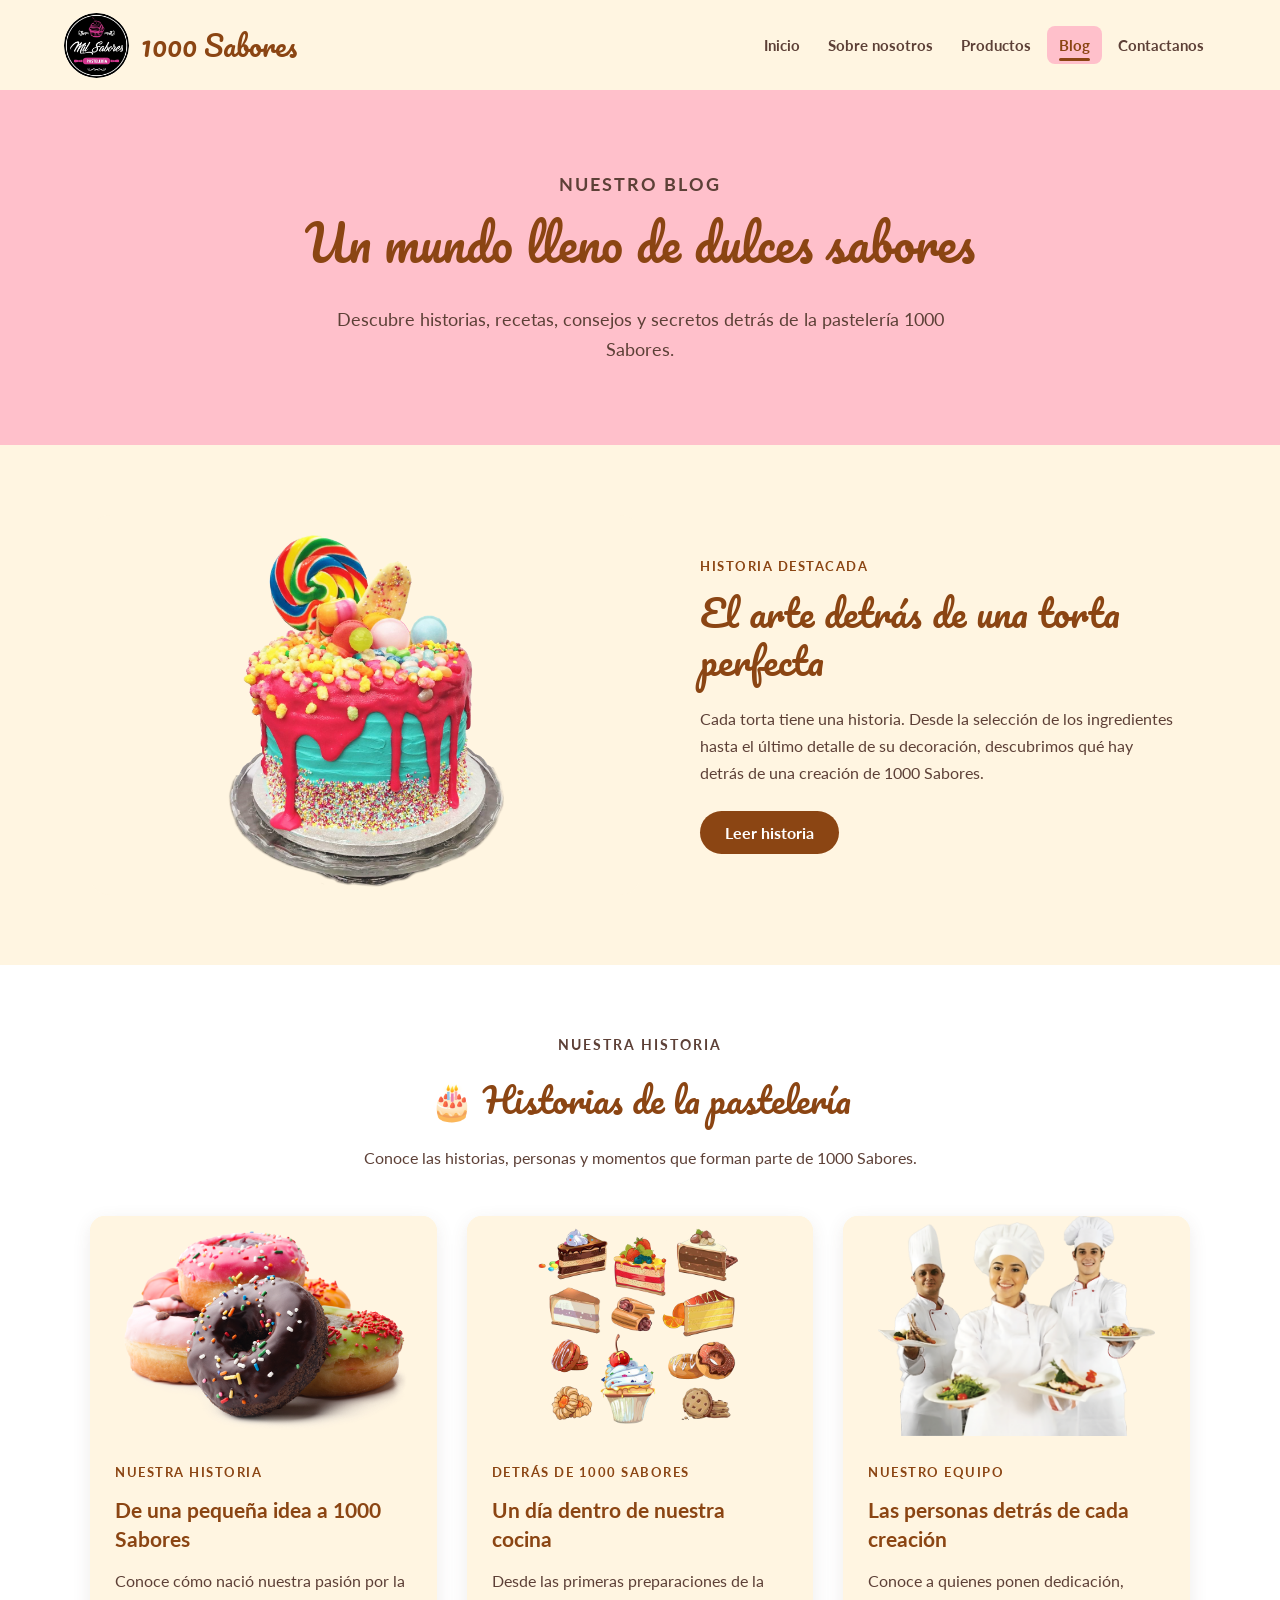
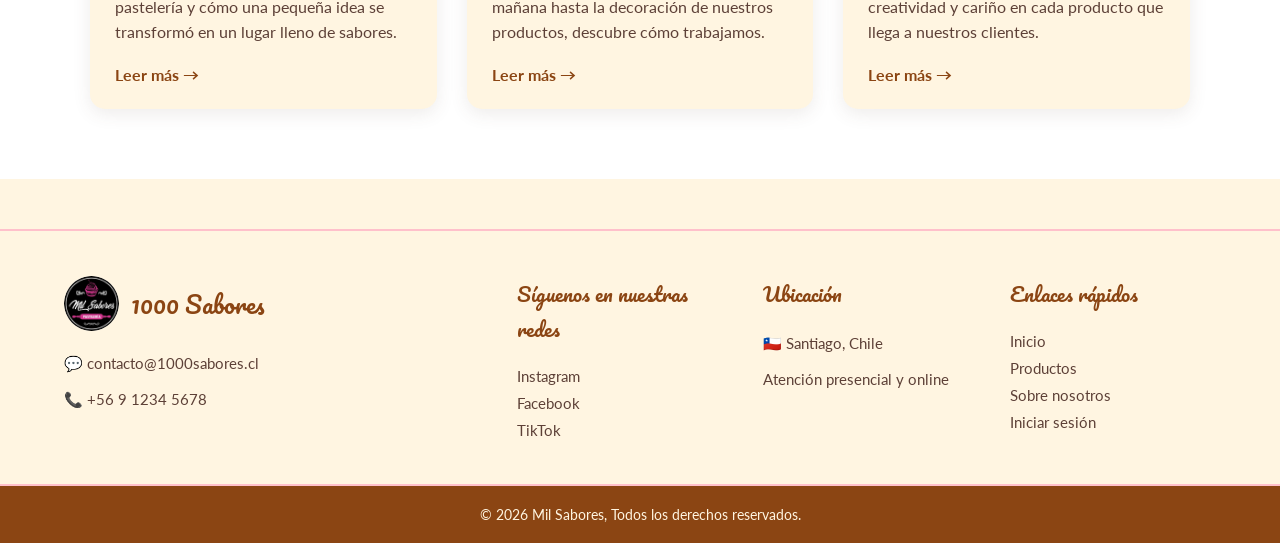
<file: pages/blog.html>
<!DOCTYPE html>
<html lang="es">
<head>
    <meta charset="UTF-8">
    <meta name="viewport" content="width=device-width, initial-scale=1.0">
    <title>Blog | Pasteleria 1000 Sabores</title>
    <link rel="stylesheet" href="../css/styles.css">
    <link rel="stylesheet" href="../css/blog.css">
</head>

<body>

    <div id="header"></div>

    <main>

        <section class="blog-hero">
            <div class="contenedor">

                <p class="blog-etiqueta">
                    NUESTRO BLOG
                </p>

                <h1>
                    Un mundo lleno de dulces sabores
                </h1>

                <p>
                    Descubre historias, recetas, consejos y secretos
                    detrás de la pastelería 1000 Sabores.
                </p>

            </div>
        </section>


        <section class="blog-destacado">

            <div class="contenedor blog-destacado-contenido">

                <div class="blog-destacado-imagen">

                    <img src="../images/picture/portal_blog.png"
                         alt="Torta decorada de 1000 Sabores">

                </div>


                <div class="blog-destacado-texto">

                    <span class="blog-categoria">
                        HISTORIA DESTACADA
                    </span>

                    <h2>
                        El arte detrás de una torta perfecta
                    </h2>

                    <p>
                        Cada torta tiene una historia. Desde la selección
                        de los ingredientes hasta el último detalle de su
                        decoración, descubrimos qué hay detrás de una
                        creación de 1000 Sabores.
                    </p>

                    <a href="#" class="btn-blog" id="leerHistoria">
                        Leer historia
                    </a>

                </div>

            </div>

        </section>


        <section class="blog-historias">

            <div class="contenedor">

                <div class="seccion-titulo">

                    <p class="blog-etiqueta">
                        NUESTRA HISTORIA
                    </p>

                    <h2>
                        🎂 Historias de la pastelería
                    </h2>

                    <p>
                        Conoce las historias, personas y momentos que
                        forman parte de 1000 Sabores.
                    </p>

                </div>


                <div class="blog-grid">


                    <article class="blog-card">

                        <img src="../images/picture/historia._blog.png"
                             alt="Pastelería 1000 Sabores">

                        <div class="blog-card-contenido">

                            <span class="blog-categoria">
                                NUESTRA HISTORIA
                            </span>

                            <h3>
                                De una pequeña idea a 1000 Sabores
                            </h3>

                            <p>
                                Conoce cómo nació nuestra pasión por la
                                pastelería y cómo una pequeña idea se
                                transformó en un lugar lleno de sabores.
                            </p>

                            <a href="#"
                               class="blog-leer"
                               data-historia="origen">
                                Leer más →
                            </a>

                        </div>

                    </article>


                    <article class="blog-card">

                        <img src="../images/picture/historia1.png"
                             alt="Preparación de productos de pastelería">

                        <div class="blog-card-contenido">

                            <span class="blog-categoria">
                                DETRÁS DE 1000 SABORES
                            </span>

                            <h3>
                                Un día dentro de nuestra cocina
                            </h3>

                            <p>
                                Desde las primeras preparaciones de la
                                mañana hasta la decoración de nuestros
                                productos, descubre cómo trabajamos.
                            </p>

                            <a href="#"
                               class="blog-leer"
                               data-historia="cocina">
                                Leer más →
                            </a>

                        </div>

                    </article>


                    <article class="blog-card">

                        <img src="../images/picture/equipo.png"
                             alt="Equipo de 1000 Sabores">

                        <div class="blog-card-contenido">

                            <span class="blog-categoria">
                                NUESTRO EQUIPO
                            </span>

                            <h3>
                                Las personas detrás de cada creación
                            </h3>

                            <p>
                                Conoce a quienes ponen dedicación,
                                creatividad y cariño en cada producto
                                que llega a nuestros clientes.
                            </p>

                            <a href="#"
                               class="blog-leer"
                               data-historia="equipo">
                                Leer más →
                            </a>

                        </div>

                    </article>


                </div>

            </div>

        </section>


        <div id="historiaCompleta" class="historia-modal">

            <div class="historia-contenido">

                <button id="cerrarHistoria"
                        class="cerrar-historia">
                    ✕
                </button>

                <img id="imagenHistoria"
                     src="../images/picture/portal_blog.png"
                     alt="Historia de 1000 Sabores">

                <span class="blog-categoria"
                      id="categoriaHistoria">
                    HISTORIA DESTACADA
                </span>

                <h2 id="tituloHistoria">
                    El arte detrás de una torta perfecta
                </h2>

                <div id="textoHistoria"></div>

            </div>

        </div>

    </main>


    <div id="footer"></div>


    <script src="../js/components.js"></script>
    <script src="../js/blog.js"></script>

</body>
</html>
</file>
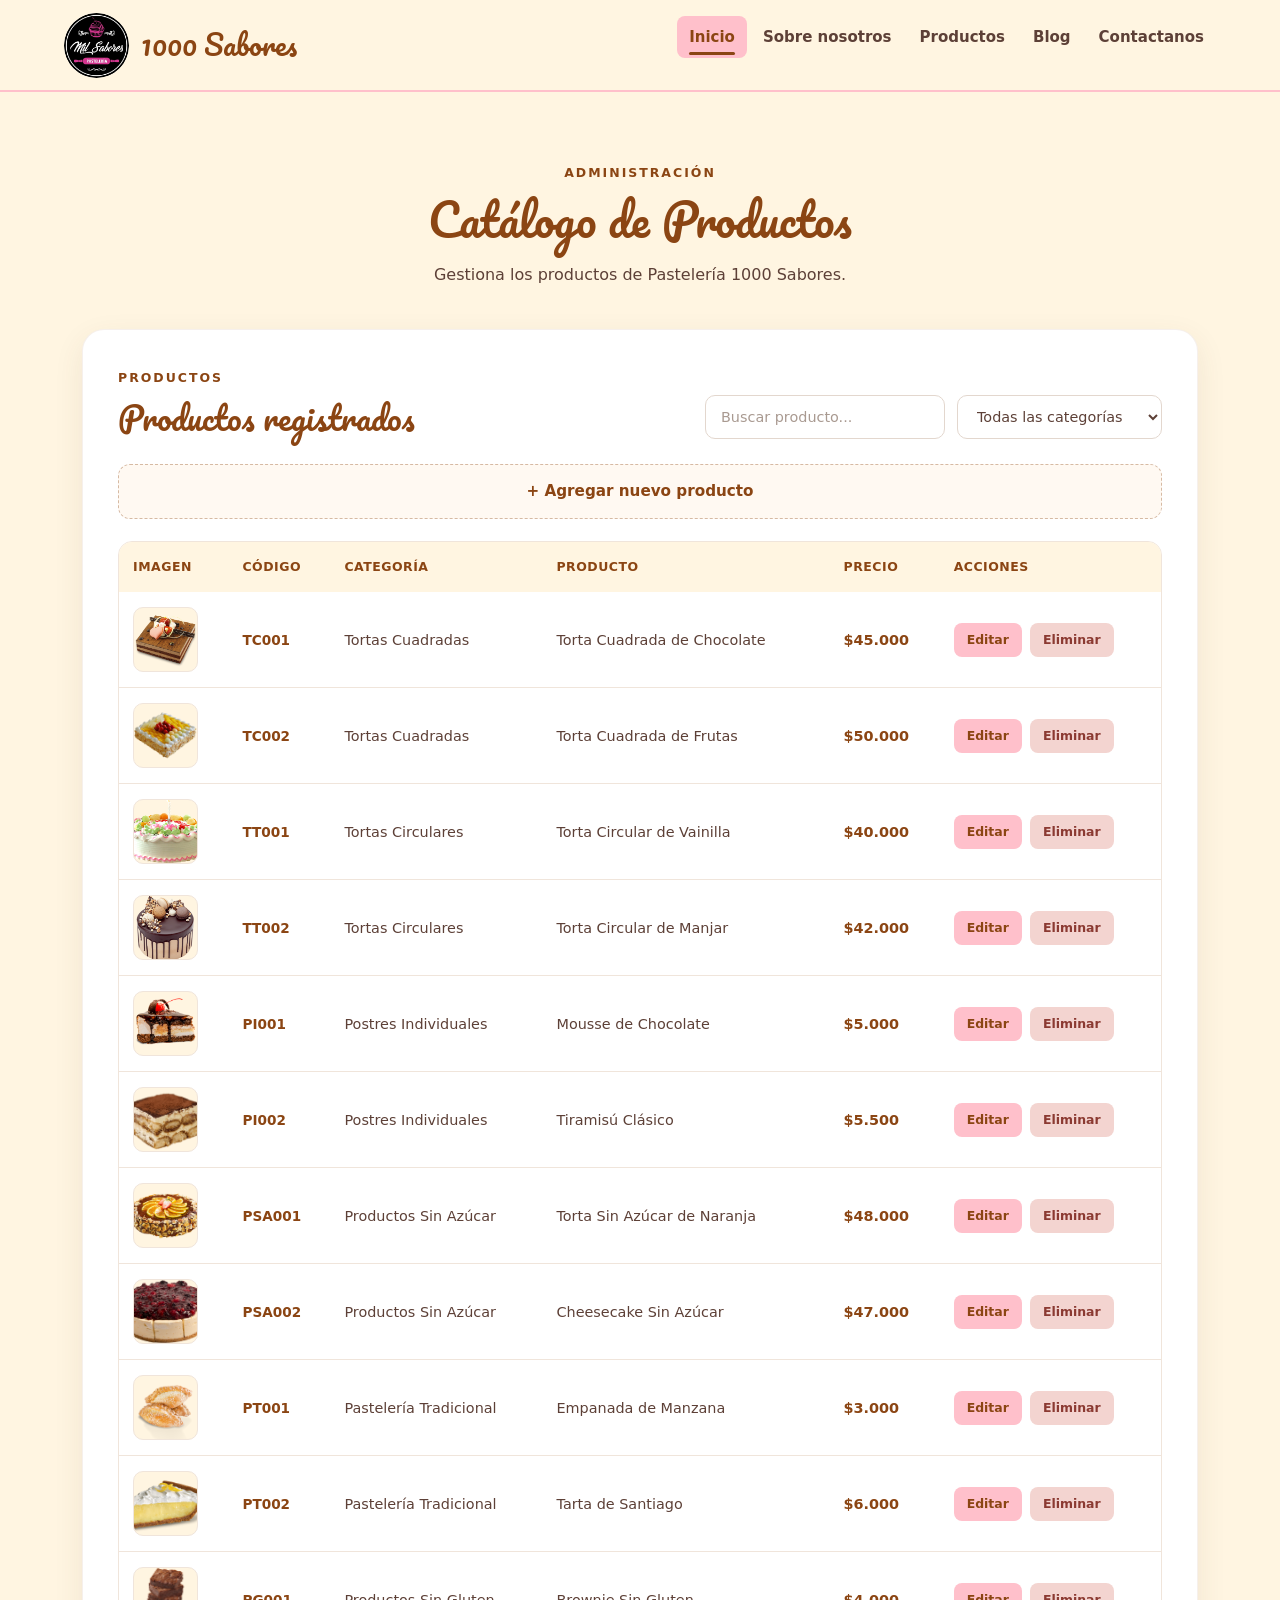
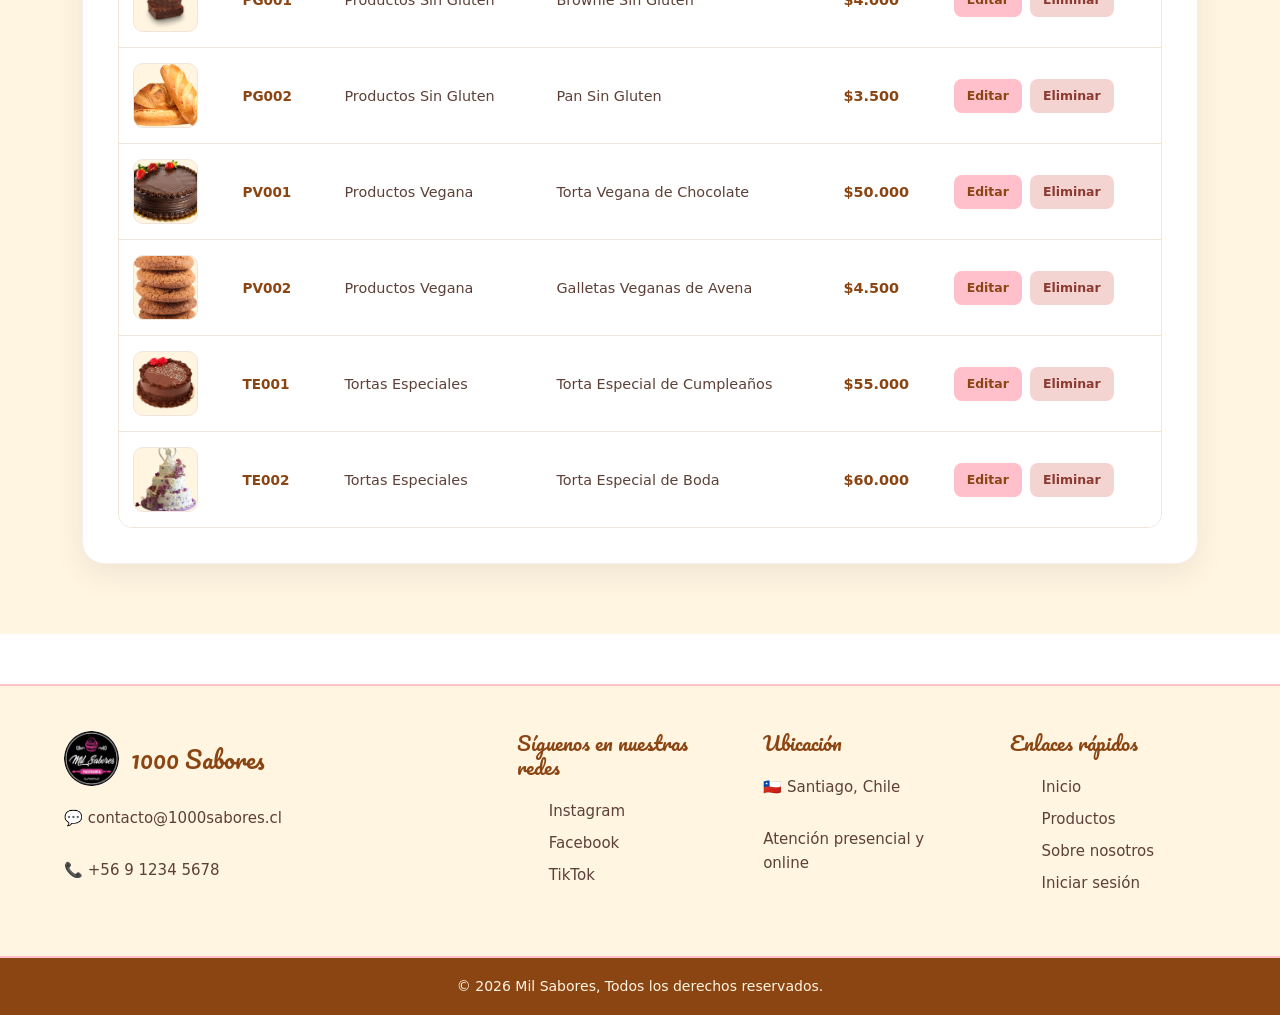
<file: pages/catalogo_admin.html>
<!DOCTYPE html>
<html lang="es">
<head>
    <meta charset="UTF-8">
    <meta name="viewport" content="width=device-width, initial-scale=1.0">
    <title>Catálogo Admin | 1000 Sabores</title>
    <link rel="stylesheet" href="../css/styles.css">
    <link rel="stylesheet" href="../css/catalogo_admin.css">
    <link href="https://cdn.jsdelivr.net/npm/bootstrap@5.3.3/dist/css/bootstrap.min.css" rel="stylesheet">

</head>
<body>
    <div id="header"></div>

    <main>
        <section class="catalogo-admin">
            <div class="contenedor">
                <div class="catalogo-admin-encabezado">
                    <span class="catalogo-admin-etiqueta">ADMINISTRACIÓN</span>
                    <h1>Catálogo de Productos</h1>
                    <p>Gestiona los productos de Pastelería 1000 Sabores.</p>
                </div>

                <div class="catalogo-admin-formulario" id="formularioContenedor">
                    <div class="formulario-encabezado">
                        <h2 id="tituloFormulario">Agregar producto</h2>
                        <button type="button" class="btn-cerrar-formulario" id="btnCerrarFormulario">✕</button>
                    </div>

                    <form id="formularioProducto">
                        <div class="formulario-grid">
                            <div class="campo">
                                <label for="codigo">Código</label>
                                <input type="text" id="codigo" name="codigo" placeholder="Ej: TC001" required>
                            </div>

                            <div class="campo">
                                <label for="categoria">Categoría</label>
                                <select id="categoria" name="categoria" required>
                                    <option value="">Seleccionar categoría</option>
                                    <option value="Tortas Cuadradas">Tortas Cuadradas</option>
                                    <option value="Tortas Circulares">Tortas Circulares</option>
                                    <option value="Postres Individuales">Postres Individuales</option>
                                    <option value="Productos Sin Azúcar">Productos Sin Azúcar</option>
                                    <option value="Pastelería Tradicional">Pastelería Tradicional</option>
                                    <option value="Productos Sin Gluten">Productos Sin Gluten</option>
                                    <option value="Productos Vegana">Productos Vegana</option>
                                    <option value="Tortas Especiales">Tortas Especiales</option>
                                </select>
                            </div>

                            <div class="campo">
                                <label for="nombre">Nombre del producto</label>
                                <input type="text" id="nombre" name="nombre" placeholder="Ej: Torta Cuadrada de Chocolate" required>
                            </div>

                            <div class="campo">
                                <label for="precio">Precio (CLP)</label>
                                <input type="number" id="precio" name="precio" min="0" placeholder="Ej: 45000" required>
                            </div>

                            <div class="campo campo-completo">
                                <label for="descripcion">Descripción</label>
                                <textarea id="descripcion" name="descripcion" rows="4" placeholder="Describe el producto..." required></textarea>
                            </div>

                            <div class="campo campo-completo">
                                <label for="imagen">Imagen del producto</label>
                                <input type="text" id="imagen" name="imagen" placeholder="Ej: TC001.jpg" required>
                                <small>La imagen debe estar ubicada en images/picture/</small>
                            </div>
                        </div>

                        <div class="formulario-acciones">
                            <button type="submit" class="btn-admin" id="btnGuardar">Agregar producto</button>
                            <button type="button" class="btn-admin btn-cancelar" id="btnCancelar">Cancelar</button>
                        </div>
                    </form>
                </div>

                <div class="catalogo-admin-listado">
                    <div class="listado-encabezado">
                        <div>
                            <span class="catalogo-admin-etiqueta">PRODUCTOS</span>
                            <h2>Productos registrados</h2>
                        </div>

                        <div class="listado-filtros">
                            <input type="search" id="buscarProducto" placeholder="Buscar producto...">

                            <select id="filtrarCategoria">
                                <option value="">Todas las categorías</option>
                                <option value="Tortas Cuadradas">Tortas Cuadradas</option>
                                <option value="Tortas Circulares">Tortas Circulares</option>
                                <option value="Postres Individuales">Postres Individuales</option>
                                <option value="Productos Sin Azúcar">Productos Sin Azúcar</option>
                                <option value="Pastelería Tradicional">Pastelería Tradicional</option>
                                <option value="Productos Sin Gluten">Productos Sin Gluten</option>
                                <option value="Productos Vegana">Productos Vegana</option>
                                <option value="Tortas Especiales">Tortas Especiales</option>
                            </select>
                        </div>
                    </div>

                    <button type="button" class="btn-agregar-producto" id="btnAgregarProducto">+ Agregar nuevo producto</button>

                    <div class="tabla-contenedor">
                        <table class="tabla-productos">
                            <thead>
                                <tr>
                                    <th>Imagen</th>
                                    <th>Código</th>
                                    <th>Categoría</th>
                                    <th>Producto</th>
                                    <th>Precio</th>
                                    <th>Acciones</th>
                                </tr>
                            </thead>
                            <tbody id="listaProductos"></tbody>
                        </table>
                    </div>
                </div>
            </div>
        </section>
    </main>

    <div id="footer"></div>

    <script src="../js/components.js"></script>
    <script src="../js/catalogo_admin.js"></script>
</body>
</html>
</file>
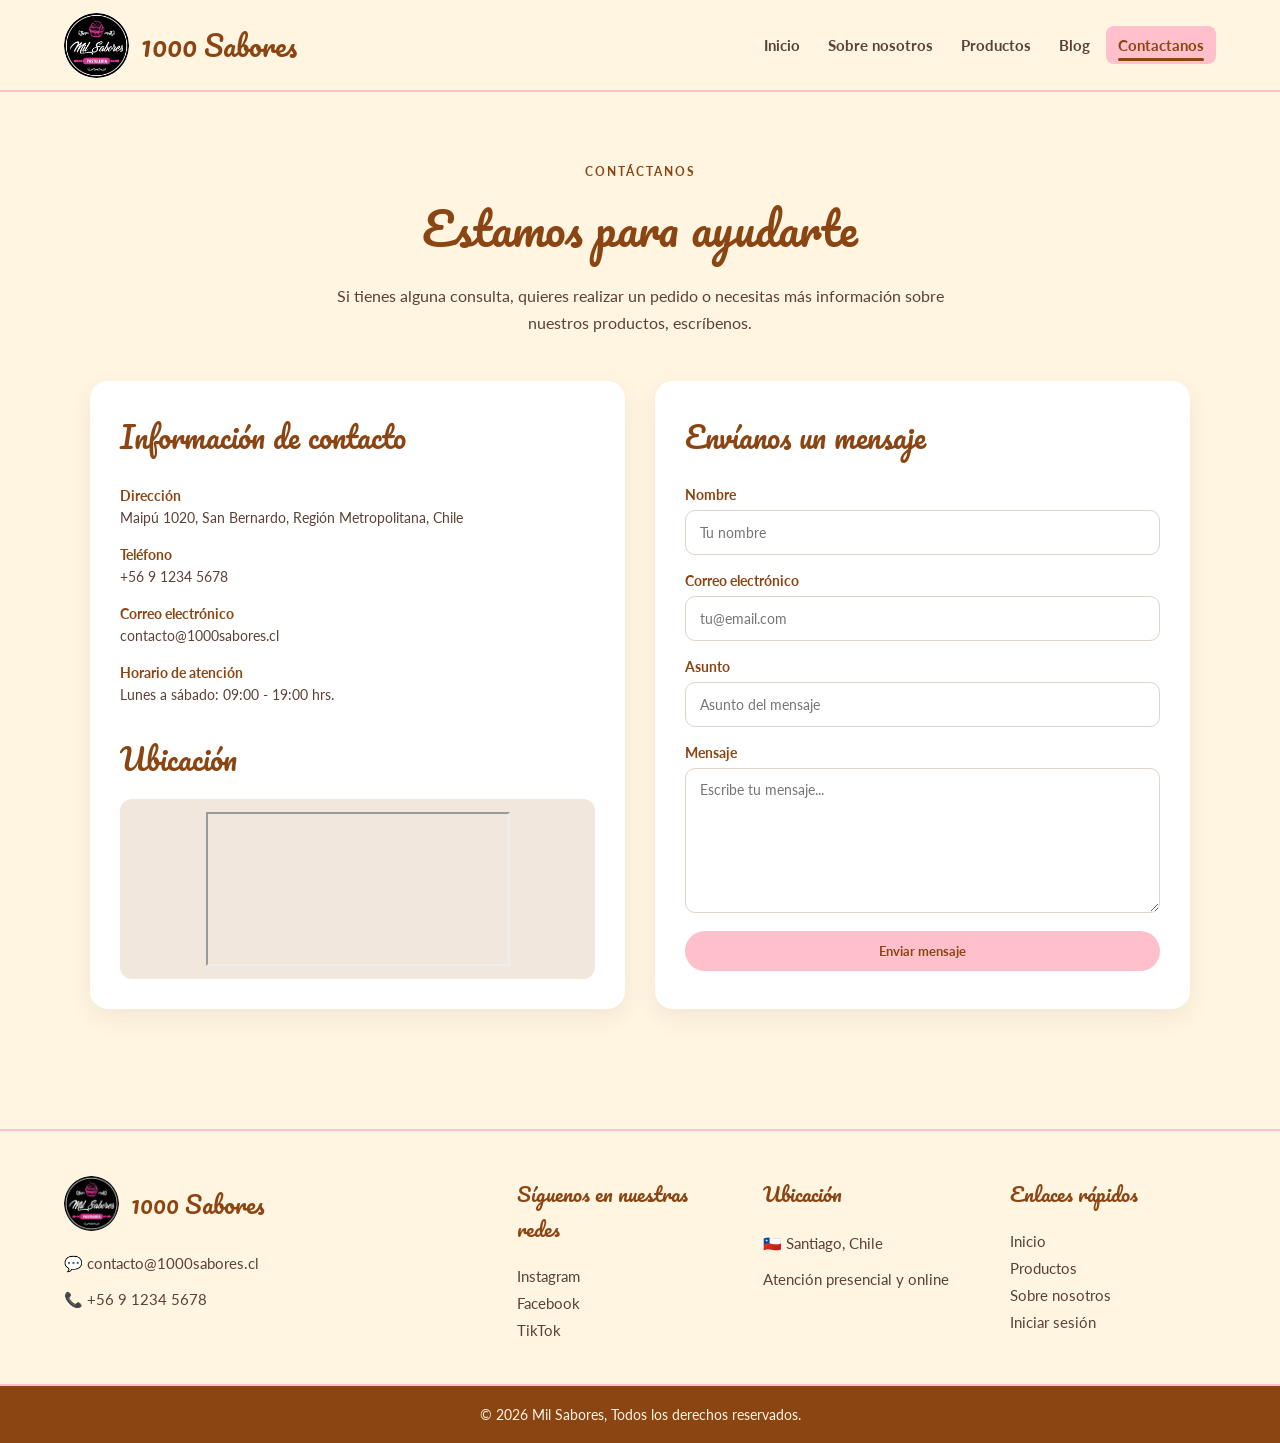
<file: pages/contacto.html>
<!DOCTYPE html>
<html lang="es">
<head>
    <meta charset="UTF-8">
    <meta name="viewport" content="width=device-width, initial-scale=1.0">
    <title>Contacto | 1000 Sabores</title>
    <link rel="stylesheet" href="../css/styles.css">
    <link rel="stylesheet" href="../css/contacto.css">
</head>

<body>

    <div id="header"></div>

    <main>
        <section class="contacto">
            <div class="contenedor">

                <div class="contacto-encabezado">
                    <span class="contacto-etiqueta">CONTÁCTANOS</span>
                    <h1>Estamos para ayudarte</h1>
                    <p>
                        Si tienes alguna consulta, quieres realizar un pedido
                        o necesitas más información sobre nuestros productos,
                        escríbenos.
                    </p>
                </div>

                <div class="contacto-contenido">

                    <div class="contacto-informacion">
                        <h2>Información de contacto</h2>

                        <div class="contacto-dato">
                            <strong>Dirección</strong>
                            <p>Maipú 1020, San Bernardo, Región Metropolitana, Chile</p>
                        </div>

                        <div class="contacto-dato">
                            <strong>Teléfono</strong>
                            <p>+56 9 1234 5678</p>
                        </div>

                        <div class="contacto-dato">
                            <strong>Correo electrónico</strong>
                            <p>contacto@1000sabores.cl</p>
                        </div>

                        <div class="contacto-dato">
                            <strong>Horario de atención</strong>
                            <p>Lunes a sábado: 09:00 - 19:00 hrs.</p>
                        </div>

                        <div class="contacto-ubicacion">
                            <h2>Ubicación</h2>
                            <div class="mapa">
                                <iframe
                                    src="https://www.google.com/maps?q=Maip%C3%BA%201020%2C%20San%20Bernardo%2C%20Chile&output=embed"
                                    loading="lazy"
                                    allowfullscreen>
                                </iframe>
                            </div>
                        </div>
                    </div>

                    <div class="contacto-formulario">
                        <h2>Envíanos un mensaje</h2>

                        <form id="formularioContacto">

                            <div class="campo">
                                <label for="nombre">Nombre</label>
                                <input
                                    type="text"
                                    id="nombre"
                                    name="nombre"
                                    placeholder="Tu nombre">
                            </div>

                            <div class="campo">
                                <label for="correo">Correo electrónico</label>
                                <input
                                    type="email"
                                    id="correo"
                                    name="correo"
                                    placeholder="tu@email.com">
                            </div>

                            <div class="campo">
                                <label for="asunto">Asunto</label>
                                <input
                                    type="text"
                                    id="asunto"
                                    name="asunto"
                                    placeholder="Asunto del mensaje">
                            </div>

                            <div class="campo">
                                <label for="mensaje">Mensaje</label>
                                <textarea
                                    id="mensaje"
                                    name="mensaje"
                                    rows="7"
                                    placeholder="Escribe tu mensaje..."></textarea>
                            </div>

                            <button type="submit">Enviar mensaje</button>
                            <p id="mensajeFormulario"></p>

                        </form>
                    </div>

                </div>
            </div>
        </section>
    </main>

    <div id="footer"></div>

    <script src="../js/components.js"></script>
    <script src="../js/contacto.js"></script>

</body>
</html>
</file>
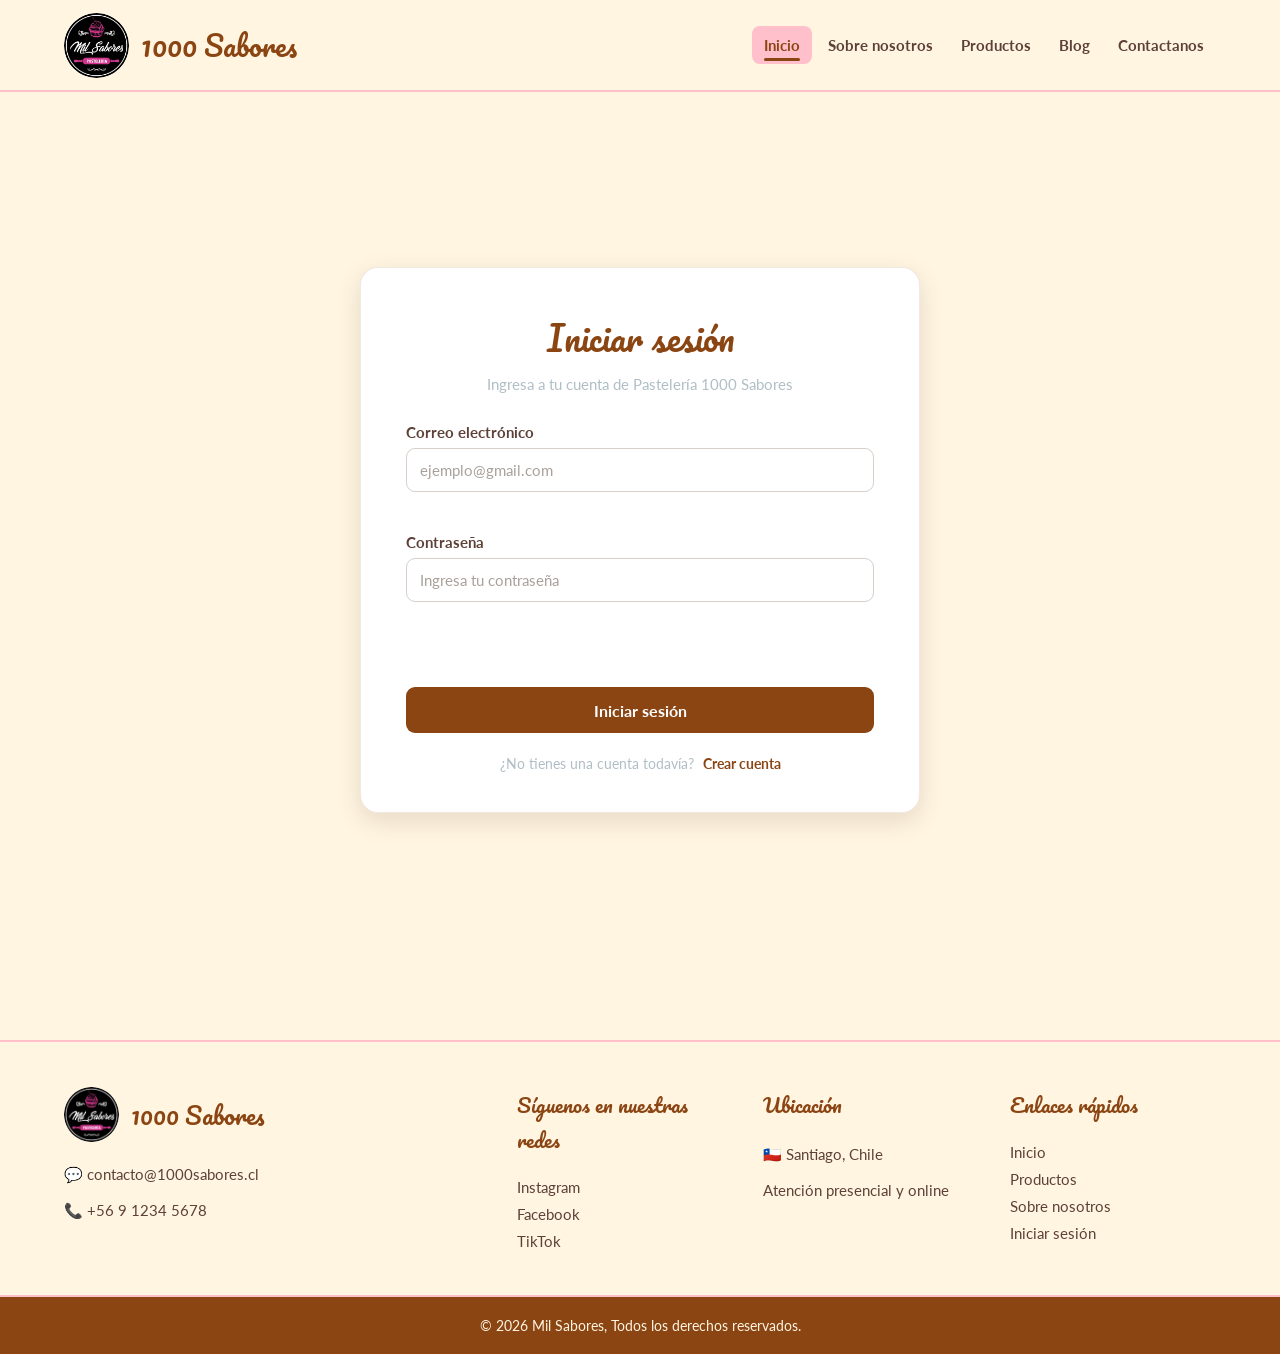
<file: pages/login.html>
<!DOCTYPE html>
<html lang="es">
<head>
    <meta charset="UTF-8">
    <meta name="viewport" content="width=device-width, initial-scale=1.0">

    <title>Iniciar sesión - Pastelería 1000 Sabores</title>

    <link rel="stylesheet" href="../css/styles.css">
    <link rel="stylesheet" href="../css/login.css">
</head>

<body>

    <!-- Header -->
    <div id="header"></div>

    <main class="login-container">

        <section class="login-card">

            <h1>Iniciar sesión</h1>

            <p>Ingresa a tu cuenta de Pastelería 1000 Sabores</p>

            <form id="loginForm">

                <div class="campo">
                    <label for="correo">Correo electrónico</label>

                    <input
                        type="email"
                        id="correo"
                        name="correo"
                        maxlength="100"
                        placeholder="ejemplo@gmail.com"
                    >

                    <span class="error" id="errorCorreo"></span>
                </div>

                <div class="campo">
                    <label for="contrasena">Contraseña</label>

                    <input
                        type="password"
                        id="contrasena"
                        name="contrasena"
                        minlength="4"
                        maxlength="10"
                        placeholder="Ingresa tu contraseña"
                    >

                    <span class="error" id="errorContrasena"></span>
                </div>

                <span class="error mensaje-login" id="mensajeLogin"></span>

                <button type="submit">
                    Iniciar sesión
                </button>

            </form>

            <div class="crear-cuenta">
                <span>¿No tienes una cuenta todavía?</span>
                <a href="registro.html">Crear cuenta</a>
            </div>

        </section>

    </main>

    <!-- Footer -->
    <div id="footer"></div>

    <script src="../js/components.js"></script>
    <script src="../js/login.js"></script>

</body>
</html>
</file>
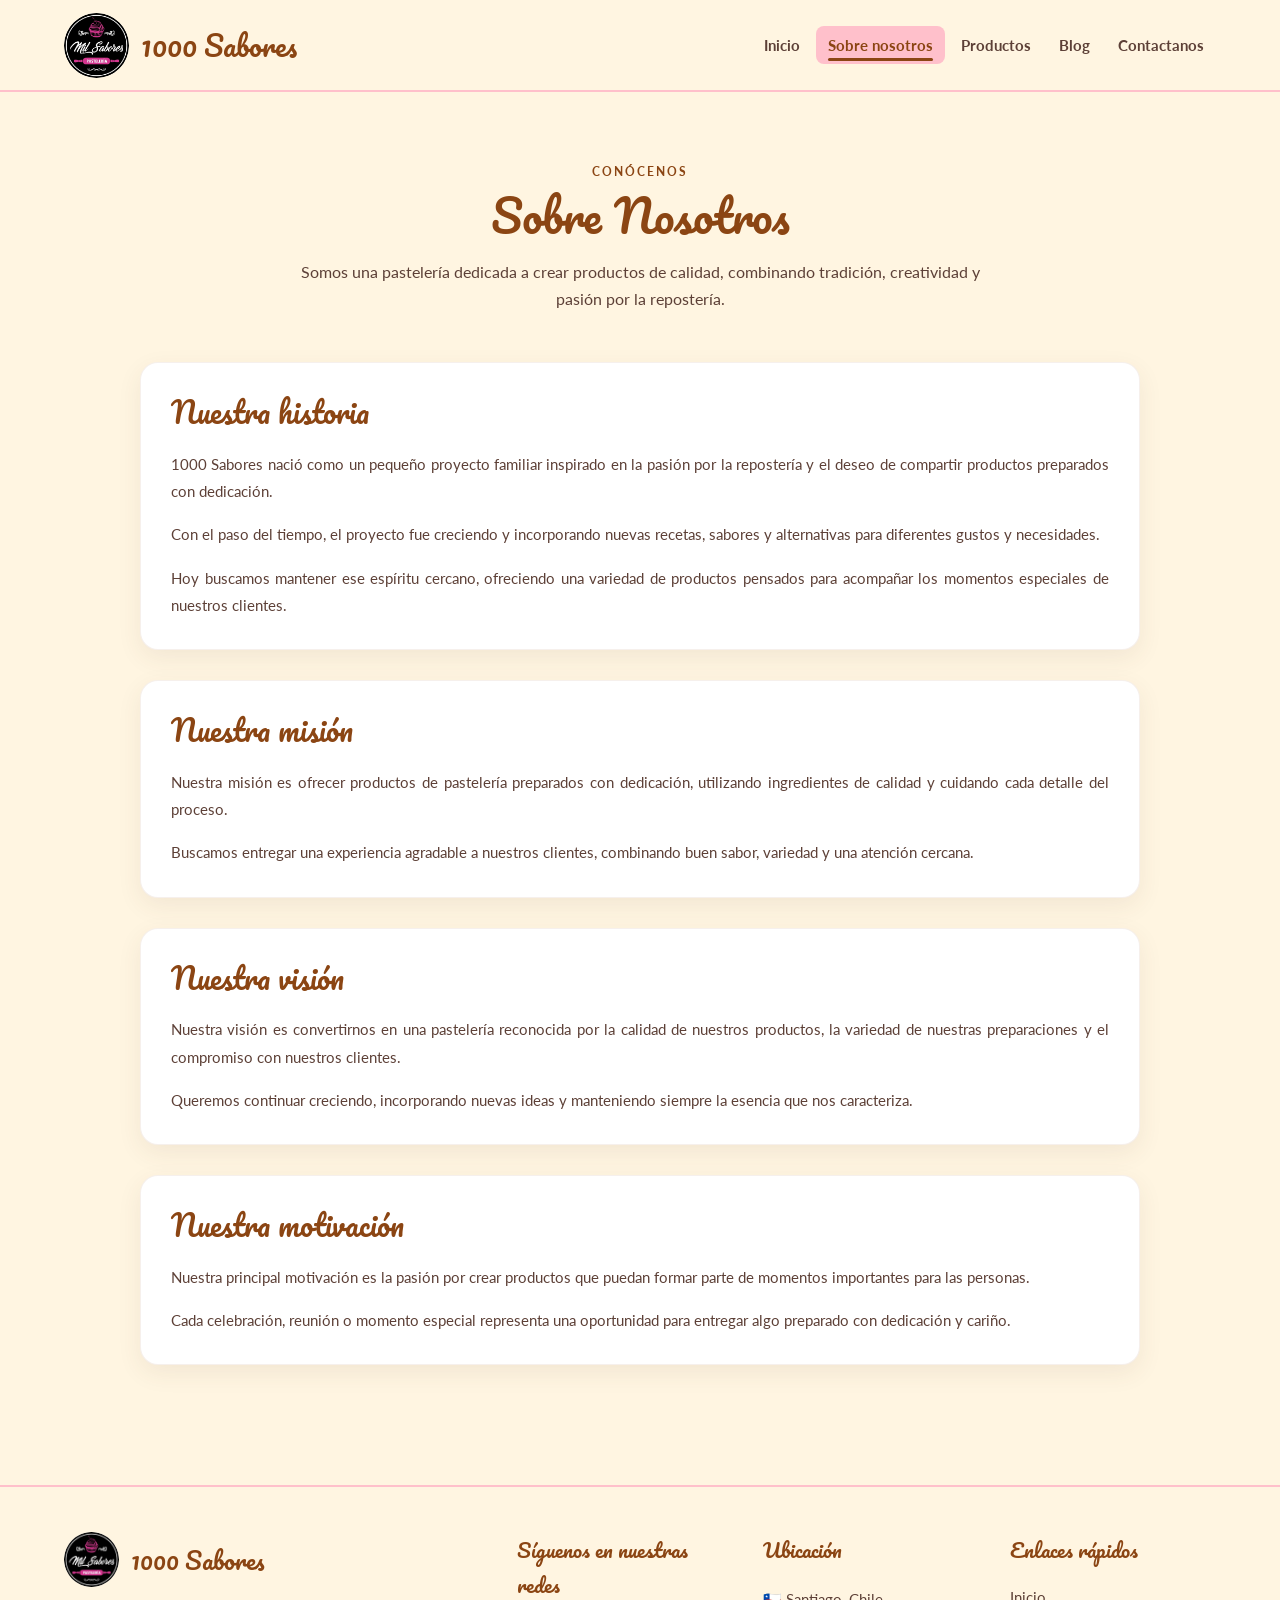
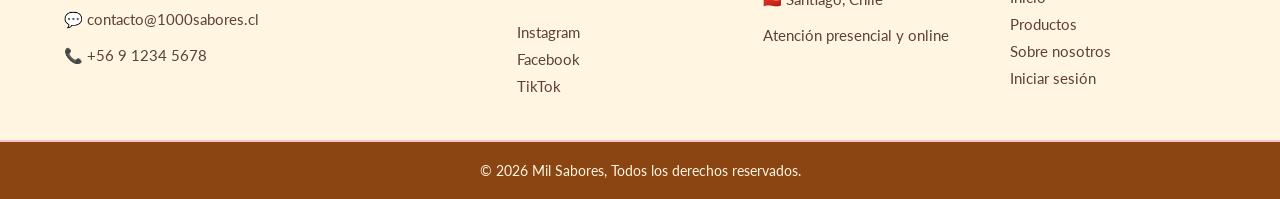
<file: pages/nosotros.html>
<!DOCTYPE html>
<html lang="es">
<head>
    <meta charset="UTF-8">
    <meta name="viewport" content="width=device-width, initial-scale=1.0">
    <title>Nosotros | 1000 Sabores</title>
    <link rel="stylesheet" href="../css/styles.css">
    <link rel="stylesheet" href="../css/nosotros.css">
</head>

<body>

    <div id="header"></div>

    <main>

        <section class="nosotros">
            <div class="contenedor">

                <div class="nosotros-encabezado">
                    <span class="nosotros-etiqueta">CONÓCENOS</span>
                    <h1>Sobre Nosotros</h1>
                    <p id="introduccion"></p>
                </div>

                <section class="nosotros-seccion">
                    <h2 id="tituloHistoria"></h2>
                    <div id="historia"></div>
                </section>

                <section class="nosotros-seccion">
                    <h2 id="tituloMision"></h2>
                    <div id="mision"></div>
                </section>

                <section class="nosotros-seccion">
                    <h2 id="tituloVision"></h2>
                    <div id="vision"></div>
                </section>

                <section class="nosotros-seccion">
                    <h2 id="tituloMotivacion"></h2>
                    <div id="motivacion"></div>
                </section>

            </div>
        </section>

    </main>

    <div id="footer"></div>

    <script src="../js/components.js"></script>
    <script src="../js/nosotros.js"></script>

</body>
</html>
</file>
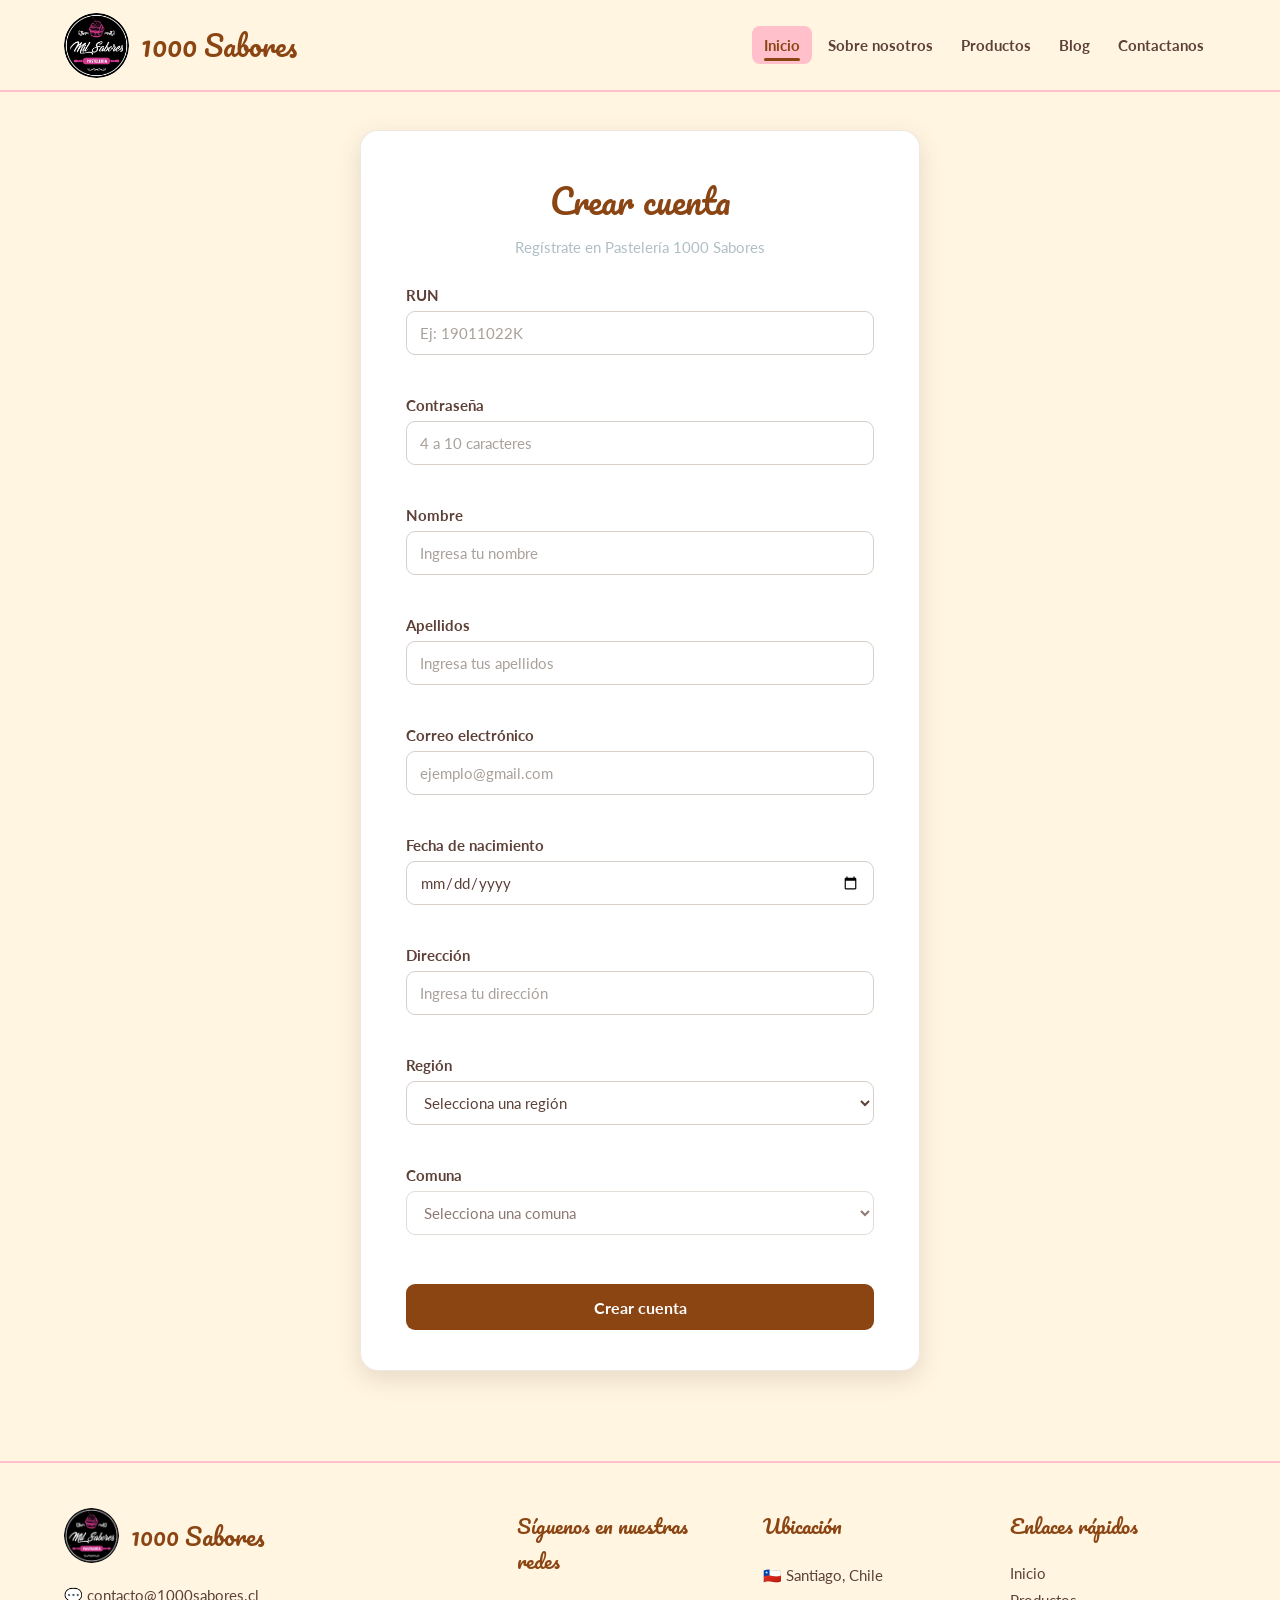
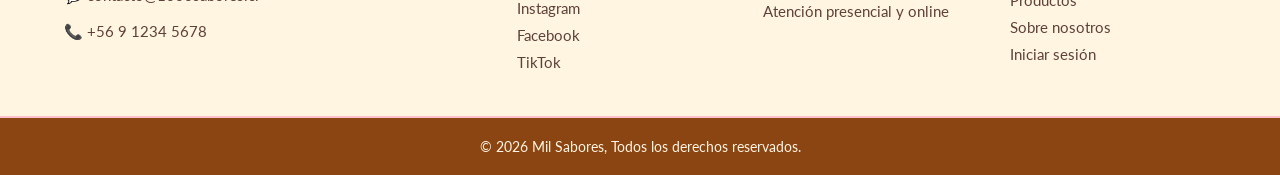
<file: pages/registro.html>
<!DOCTYPE html>
<html lang="es">
<head>
    <meta charset="UTF-8">
    <meta name="viewport" content="width=device-width, initial-scale=1.0">

    <title>Crear cuenta - Pastelería 1000 Sabores</title>

    <link rel="stylesheet" href="../css/styles.css">
    <link rel="stylesheet" href="../css/registro.css">
</head>

<body>

   
    <div id="header"></div>

    <main class="registro-container">

        <section class="registro-card">

            <h1>Crear cuenta</h1>

            <p>Regístrate en Pastelería 1000 Sabores</p>

            <form id="registroForm">

                <div class="campo">
                    <label for="run">RUN</label>
                    <input
                        type="text"
                        id="run"
                        name="run"
                        minlength="7"
                        maxlength="9"
                        placeholder="Ej: 19011022K"
                    >
                    <span class="error" id="errorRun"></span>
                </div>

                <div class="campo">
                    <label for="contrasena">Contraseña</label>
                    <input
                        type="password"
                        id="contrasena"
                        name="contrasena"
                        maxlength="10"
                        minlength="4"
                        placeholder="4 a 10 caracteres"
                    >
                    <span class="error" id="errorContrasena"></span>
                </div>

                <div class="campo">
                    <label for="nombre">Nombre</label>
                    <input
                        type="text"
                        id="nombre"
                        name="nombre"
                        maxlength="50"
                        placeholder="Ingresa tu nombre"
                    >
                    <span class="error" id="errorNombre"></span>
                </div>

                <div class="campo">
                    <label for="apellidos">Apellidos</label>
                    <input
                        type="text"
                        id="apellidos"
                        name="apellidos"
                        maxlength="100"
                        placeholder="Ingresa tus apellidos"
                    >
                    <span class="error" id="errorApellidos"></span>
                </div>

                <div class="campo">
                    <label for="correo">Correo electrónico</label>
                    <input
                        type="email"
                        id="correo"
                        name="correo"
                        maxlength="100"
                        placeholder="ejemplo@gmail.com"
                    >
                    <span class="error" id="errorCorreo"></span>
                </div>

                <div class="campo">
                    <label for="fechaNacimiento">Fecha de nacimiento</label>
                    <input
                        type="date"
                        id="fechaNacimiento"
                        name="fechaNacimiento"
                    >
                    <span class="error" id="errorFecha"></span>
                </div>

                <div class="campo">
                    <label for="direccion">Dirección</label>
                    <input
                        type="text"
                        id="direccion"
                        name="direccion"
                        maxlength="300"
                        placeholder="Ingresa tu dirección"
                    >
                    <span class="error" id="errorDireccion"></span>
                </div>

                <div class="campo">
                    <label for="region">Región</label>

                    <select id="region" name="region">
                        <option value="">Selecciona una región</option>
                    </select>

                    <span class="error" id="errorRegion"></span>
                </div>

                <div class="campo">
                    <label for="comuna">Comuna</label>

                    <select id="comuna" name="comuna">
                        <option value="">Selecciona una comuna</option>
                    </select>

                    <span class="error" id="errorComuna"></span>
                </div>

                <button type="submit">
                    Crear cuenta
                </button>

            </form>

        </section>

    </main>

   
    <div id="footer"></div>

    <script src="../js/components.js"></script>
    <script src="../js/registro.js"></script>

</body>
</html>
</file>
<file: css/styles.css>
@import url('https://fonts.googleapis.com/css2?family=Lato:wght@400;700&family=Pacifico&display=swap');

:root {
    --crema: #FFF5E1;
    --rosa: #FFC0CB;
    --rosa-hover: #FFB0BE;
    --chocolate: #8B4513;
    --chocolate-oscuro: #6F360F;
    --texto: #5D4037;
    --texto-secundario: #B0BEC5;
    --blanco: #FFFFFF;
}

.img-catalogo {
    height: 200px;
    object-fit: contain;
}

.img-modal {
    height: 250px;
    object-fit: contain;
}

.card-producto {
    /* Elige tu color hexadecimal, rgb o nombre de color */
    background-color: #ffdde1 !important; 
}

* {
    margin: 0;
    padding: 0;
    box-sizing: border-box;
}

html {
    scroll-behavior: smooth;
}

body {
    font-family: 'Lato', sans-serif;
    background-color: var(--crema);
    color: var(--texto);
    min-height: 100vh;
    display: flex;
    flex-direction: column;
    padding-top: 90px;
}

.contenedor {
    width: 90%;
    max-width: 1400px;
    margin: 0 auto;
}

.header {
    position: fixed;
    top: 0;
    left: 0;
    width: 100%;
    min-height: 90px;
    background-color: var(--crema);
    border-bottom: 2px solid var(--rosa);
    z-index: 1000;
}

.header > .contenedor {
    min-height: 90px;
    display: flex;
    align-items: center;
    justify-content: space-between;
}

.logo {
    display: flex;
    align-items: center;
    gap: 12px;
    text-decoration: none;
}

.logo img {
    width: 65px;
    height: 65px;
    object-fit: contain;
    border-radius: 50%;
}

.logo span {
    font-family: 'Pacifico', cursive;
    font-size: 28px;
    color: var(--chocolate);
    white-space: nowrap;
}

nav {
    display: flex;
    align-items: center;
    gap: 18px;
}

.menu {
    display: flex;
    align-items: center;
    gap: 4px;
    list-style: none;
}

.menu li {
    display: flex;
    align-items: center;
}

.menu a {
    position: relative;
    display: block;
    padding: 10px 12px;
    color: var(--texto);
    text-decoration: none;
    font-size: 15px;
    font-weight: 700;
    border-radius: 8px;
    transition: background-color 0.25s ease,
                color 0.25s ease,
                transform 0.25s ease;
}

.menu a:hover {
    background-color: var(--rosa);
    color: var(--chocolate);
    transform: translateY(-2px);
}

.menu a.activo {
    background-color: var(--rosa);
    color: var(--chocolate);
}

.menu a.activo::after {
    content: "";
    position: absolute;
    left: 12px;
    right: 12px;
    bottom: 3px;
    height: 3px;
    border-radius: 3px;
    background-color: var(--chocolate);
}

#contenedor-productos {
    background-color: var(--rosa);
}

#fondo {
    background-color: var(--crema);
}

.btn-login {
    display: inline-flex;
    align-items: center;
    justify-content: center;
    padding: 10px 18px;
    background-color: var(--chocolate);
    color: var(--blanco);
    text-decoration: none;
    font-size: 15px;
    font-weight: 700;
    border-radius: 8px;
    white-space: nowrap;
    transition: background-color 0.25s ease,
                transform 0.25s ease,
                box-shadow 0.25s ease;
}

.btn-registro {
    display: inline-flex;
    align-items: center;
    justify-content: center;
    padding: 10px 18px;
    background-color: var(--chocolate);
    color: var(--blanco);
    text-decoration: none;
    font-size: 15px;
    font-weight: 700;
    border-radius: 8px;
    white-space: nowrap;
    transition: background-color 1s ease,
                transform 0.25s ease,
                box-shadow 0.25s ease;
}

.btn-productos {
    display: inline-flex;
    align-items: center;
    justify-content: center;
    padding: 10px 18px;
    background-color: var(--chocolate);
    color: var(--blanco);
    text-decoration: none;
    font-size: 15px;
    font-weight: 700;
    border-radius: 8px;
    white-space: nowrap;
    transition: background-color 1s ease,
                transform 0.25s ease,
                box-shadow 0.25s ease;
}

.btn-carro-hedear {
    display: inline-flex;
    align-items: center;
    justify-content: center;
    padding: 10px 18px;
    background-color: var(--chocolate);
    color: var(--blanco);
    text-decoration: none;
    font-size: 15px;
    font-weight: 700;
    border-radius: 8px;
    white-space: nowrap;
    transition: background-color 1s ease,
                transform 0.25s ease,
                box-shadow 0.25s ease;
}

.btn-carro-hedear:hover {
    background-color: var(--chocolate-oscuro);
    transform: translateY(-2px);
    box-shadow: 0 4px 10px rgba(93, 64, 55, 0.25);
}

.btn-productos:hover {
    background-color: var(--chocolate-oscuro);
    transform: translateY(-2px);
    box-shadow: 0 4px 10px rgba(93, 64, 55, 0.25);
}

.btn-registro:hover {
    background-color: var(--chocolate-oscuro);
    transform: translateY(-2px);
    box-shadow: 0 4px 10px rgba(93, 64, 55, 0.25);
}

.btn-login:hover {
    background-color: var(--chocolate-oscuro);
    transform: translateY(-2px);
    box-shadow: 0 4px 10px rgba(93, 64, 55, 0.25);
}

.btn-carrito {
    position: relative;
    display: inline-flex;
    align-items: center;
    justify-content: center;
    width: 44px;
    height: 44px;
    background-color: var(--rosa);
    color: var(--chocolate);
    text-decoration: none;
    font-size: 23px;
    border-radius: 50%;
    transition: background-color 0.25s ease,
                color 0.25s ease,
                transform 0.25s ease,
                box-shadow 0.25s ease;
}

.btn-carrito:hover {
    background-color: var(--chocolate);
    color: var(--blanco);
    transform: translateY(-2px) scale(1.05);
    box-shadow: 0 4px 10px rgba(93, 64, 55, 0.25);
}

.btn-carrito.activo {
    background-color: var(--chocolate);
    color: var(--blanco);
    box-shadow: 0 4px 10px rgba(93, 64, 55, 0.25);
}

main {
    flex: 1;
}

.footer {
    width: 100%;
    background-color: var(--crema);
    color: var(--texto);
    border-top: 2px solid var(--rosa);
    margin-top: 50px;
}

.footer-contenido {
    display: grid;
    grid-template-columns: 2fr 1fr 1fr 1fr;
    gap: 40px;
    padding: 45px 0;
}

.footer-columna {
    display: flex;
    flex-direction: column;
    gap: 12px;
}

.footer-columna .logo {
    margin-bottom: 8px;
}

.footer-columna .logo img {
    width: 55px;
    height: 55px;
}

.footer-columna .logo span {
    color: var(--chocolate);
    font-size: 24px;
}

.footer-columna p {
    color: var(--texto);
    font-size: 15px;
    line-height: 1.6;
}

.footer-columna h3 {
    font-family: 'Pacifico', cursive;
    color: var(--chocolate);
    font-size: 20px;
    font-weight: 400;
    margin-bottom: 8px;
}

.footer-columna ul {
    list-style: none;
    display: flex;
    flex-direction: column;
    gap: 8px;
}

.footer-columna ul li a {
    color: var(--texto);
    text-decoration: none;
    font-size: 15px;
    transition: color 0.25s ease,
                padding-left 0.25s ease;
}

.footer-columna ul li a:hover {
    color: var(--chocolate);
    padding-left: 5px;
}

.footer-bottom {
    width: 100%;
    background-color: var(--chocolate);
    border-top: 2px solid var(--rosa);
    padding: 18px 20px;
    text-align: center;
}

.footer-bottom p {
    margin: 0;
    color: var(--crema);
    font-size: 14px;
    line-height: 1.5;
}

@media (max-width: 1100px) {

    .header {
        position: fixed;
    }

    .header > .contenedor {
        flex-direction: column;
        padding: 20px 0;
        gap: 18px;
    }

    .header {
        min-height: auto;
    }

    body {
        padding-top: 145px;
    }

    nav {
        flex-wrap: wrap;
        justify-content: center;
    }

    .footer-contenido {
        grid-template-columns: repeat(2, 1fr);
        gap: 35px;
    }
}

@media (max-width: 700px) {

    .header > .contenedor {
        padding: 15px 0;
        gap: 12px;
    }

    body {
        padding-top: 155px;
    }

    .menu {
        flex-wrap: wrap;
        justify-content: center;
    }

    .menu a {
        padding: 8px 10px;
        font-size: 14px;
    }

    .logo span {
        font-size: 24px;
    }

    .logo img {
        width: 55px;
        height: 55px;
    }

    .footer-contenido {
        grid-template-columns: 1fr;
        gap: 30px;
        padding: 35px 0;
    }

    .footer-bottom {
        padding: 15px;
    }

    .footer-bottom p {
        font-size: 13px;
    }
}
</file>
<file: css/blog.css>
.blog-hero {
    padding: 80px 20px;
    text-align: center;
    background: var(--rosa);
}

.blog-hero .contenedor {
    max-width: 900px;
    margin: 0 auto;
}

.blog-etiqueta {
    margin-bottom: 12px;
    color: var(--chocolate);
    font-size: 0.85rem;
    font-weight: 700;
    letter-spacing: 2px;
}

.blog-hero h1 {
    margin: 0 0 20px;
    color: var(--chocolate);
    font-family: 'Pacifico', cursive;
    font-size: 3rem;
    font-weight: 400;
}

.blog-hero p {
    max-width: 650px;
    margin: 0 auto;
    color: var(--texto);
    font-size: 1.1rem;
    line-height: 1.7;
}

.blog-destacado {
    padding: 70px 20px;
    background: var(--crema);
}

.blog-destacado-contenido {
    display: grid;
    grid-template-columns: 1.1fr 1fr;
    gap: 50px;
    align-items: center;
    max-width: 1100px;
    margin: 0 auto;
}

.blog-destacado-imagen {
    width: 100%;
    height: 380px;
    display: flex;
    align-items: center;
    justify-content: center;
    overflow: hidden;
    border-radius: 20px;
    background: var(--crema);
}

.blog-destacado-imagen img {
    display: block;
    width: 100%;
    height: 100%;
    object-fit: contain;
    border-radius: 20px;
}

.blog-destacado-texto {
    padding: 10px;
}

.blog-categoria {
    display: inline-block;
    margin-bottom: 15px;
    color: var(--chocolate);
    font-size: 0.8rem;
    font-weight: 700;
    letter-spacing: 1.5px;
}

.blog-destacado-texto h2 {
    margin: 0 0 20px;
    color: var(--chocolate);
    font-family: 'Pacifico', cursive;
    font-size: 2.3rem;
    font-weight: 400;
    line-height: 1.3;
}

.blog-destacado-texto p {
    margin: 0 0 25px;
    color: var(--texto);
    font-size: 1rem;
    line-height: 1.7;
}

.btn-blog {
    display: inline-block;
    padding: 12px 25px;
    border-radius: 25px;
    background: var(--chocolate);
    color: var(--blanco);
    text-decoration: none;
    font-weight: 700;
    transition: background 0.3s ease;
}

.btn-blog:hover {
    background: var(--chocolate-oscuro);
}

.blog-historias {
    padding: 70px 20px;
    background: var(--blanco);
}

.blog-historias .seccion-titulo {
    max-width: 700px;
    margin: 0 auto 45px;
    text-align: center;
}

.blog-historias .seccion-titulo h2 {
    margin: 0 0 15px;
    color: var(--chocolate);
    font-family: 'Pacifico', cursive;
    font-size: 2.2rem;
    font-weight: 400;
}

.blog-historias .seccion-titulo p {
    color: var(--texto);
    line-height: 1.6;
}

.blog-grid {
    display: grid;
    grid-template-columns: repeat(3, 1fr);
    gap: 30px;
    max-width: 1100px;
    margin: 0 auto;
}

.blog-card {
    overflow: hidden;
    border-radius: 15px;
    background: var(--crema);
    box-shadow: 0 5px 18px rgba(93, 64, 55, 0.1);
    transition: transform 0.3s ease, box-shadow 0.3s ease;
}

.blog-card:hover {
    transform: translateY(-6px);
    box-shadow: 0 10px 25px rgba(93, 64, 55, 0.15);
}

.blog-card > img {
    display: block;
    width: 100%;
    height: 220px;
    object-fit: contain;
    background: var(--crema);
}

.blog-card-contenido {
    padding: 25px;
}

.blog-card h3 {
    margin: 0 0 15px;
    color: var(--chocolate);
    font-size: 1.3rem;
    line-height: 1.4;
}

.blog-card p {
    margin: 0 0 20px;
    color: var(--texto);
    line-height: 1.6;
}

.blog-leer {
    color: var(--chocolate);
    font-weight: 700;
    text-decoration: none;
}

.blog-leer:hover {
    text-decoration: underline;
}

.historia-modal {
    display: none;
    position: fixed;
    inset: 0;
    width: 100%;
    height: 100%;
    padding: 30px 20px;
    background: rgba(93, 64, 55, 0.65);
    z-index: 1000;
    overflow-y: auto;
}

.historia-modal.activo {
    display: flex;
    align-items: center;
    justify-content: center;
}

.historia-contenido {
    position: relative;
    width: 100%;
    max-width: 780px;
    max-height: 90vh;
    padding: 40px 45px;
    overflow-y: auto;
    border-radius: 20px;
    background: var(--blanco);
    box-shadow: 0 15px 50px rgba(93, 64, 55, 0.25);
}

.historia-contenido img {
    display: block;
    width: 100%;
    max-height: 320px;
    margin: 0 auto 30px;
    object-fit: contain;
    border-radius: 15px;
}

.historia-contenido .blog-categoria {
    display: block;
    margin-bottom: 12px;
}

.historia-contenido h2 {
    max-width: 650px;
    margin: 0 0 25px;
    color: var(--chocolate);
    font-family: 'Pacifico', cursive;
    font-size: 2.2rem;
    font-weight: 400;
    line-height: 1.3;
}

.historia-contenido #textoHistoria {
    max-width: 680px;
    margin: 0 auto;
    color: var(--texto);
    font-size: 1rem;
    line-height: 1.8;
    text-align: left;
}

.historia-contenido #textoHistoria p {
    margin: 0 0 22px;
    color: var(--texto);
    font-size: 1rem;
    line-height: 1.8;
}

.historia-contenido #textoHistoria p:last-child {
    margin-bottom: 0;
}

.cerrar-historia {
    position: absolute;
    top: 15px;
    right: 15px;
    width: 40px;
    height: 40px;
    border: none;
    border-radius: 50%;
    background: var(--rosa);
    color: var(--chocolate);
    font-size: 1.2rem;
    cursor: pointer;
    transition: background 0.3s ease, transform 0.2s ease;
}

.cerrar-historia:hover {
    background: var(--rosa-hover);
    transform: scale(1.05);
}

@media (max-width: 768px) {

    .blog-hero {
        padding: 60px 20px;
    }

    .blog-hero h1 {
        font-size: 2.2rem;
    }

    .blog-destacado-contenido {
        grid-template-columns: 1fr;
        gap: 30px;
    }

    .blog-destacado-imagen {
        height: 300px;
    }

    .blog-destacado-imagen img {
        width: 100%;
        height: 100%;
        object-fit: contain;
    }

    .blog-grid {
        grid-template-columns: 1fr;
    }

    .blog-card > img {
        height: 250px;
    }

    .historia-modal {
        padding: 20px 15px;
    }

    .historia-contenido {
        max-height: 92vh;
        padding: 30px 22px;
        border-radius: 18px;
    }

    .historia-contenido img {
        max-height: 250px;
        margin-bottom: 25px;
    }

    .historia-contenido h2 {
        margin-bottom: 20px;
        font-size: 1.8rem;
    }

    .historia-contenido #textoHistoria {
        font-size: 0.95rem;
        line-height: 1.75;
    }

    .historia-contenido #textoHistoria p {
        margin-bottom: 18px;
        font-size: 0.95rem;
        line-height: 1.75;
    }

    .cerrar-historia {
        top: 12px;
        right: 12px;
        width: 36px;
        height: 36px;
        font-size: 1rem;
    }
}
</file>
<file: css/catalogo_admin.css>
.catalogo-admin {
    padding: 70px 20px;
    background: var(--crema);
}

.catalogo-admin .contenedor {
    max-width: 1200px;
    margin: 0 auto;
}

.catalogo-admin-encabezado {
    margin-bottom: 40px;
    text-align: center;
}

.catalogo-admin-etiqueta {
    display: inline-block;
    margin-bottom: 10px;
    color: var(--chocolate);
    font-size: 0.78rem;
    font-weight: 700;
    letter-spacing: 2px;
    text-transform: uppercase;
}

.catalogo-admin-encabezado h1 {
    margin: 0 0 15px;
    color: var(--chocolate);
    font-family: "Pacifico", cursive;
    font-size: 2.8rem;
    font-weight: 400;
    line-height: 1.2;
}

.catalogo-admin-encabezado p {
    max-width: 650px;
    margin: 0 auto;
    color: var(--texto);
    font-size: 1rem;
    line-height: 1.7;
}

.catalogo-admin-listado {
    padding: 35px;
    border: 1px solid rgba(139, 69, 19, 0.08);
    border-radius: 22px;
    background: var(--blanco);
    box-shadow: 0 10px 30px rgba(93, 64, 55, 0.09);
}

.listado-encabezado {
    display: flex;
    align-items: flex-end;
    justify-content: space-between;
    gap: 30px;
    margin-bottom: 25px;
}

.listado-encabezado h2 {
    margin: 0;
    color: var(--chocolate);
    font-family: "Pacifico", cursive;
    font-size: 2rem;
    font-weight: 400;
    line-height: 1.3;
}

.listado-filtros {
    display: flex;
    align-items: center;
    gap: 12px;
}

.listado-filtros input,
.listado-filtros select {
    height: 44px;
    box-sizing: border-box;
    padding: 0 15px;
    border: 1px solid #E3D7CE;
    border-radius: 10px;
    outline: none;
    background: var(--blanco);
    color: var(--texto);
    font-family: inherit;
    font-size: 0.9rem;
    transition: border-color 0.25s ease, box-shadow 0.25s ease;
}

.listado-filtros input {
    width: 240px;
}

.listado-filtros select {
    min-width: 205px;
}

.listado-filtros input::placeholder {
    color: #A99A91;
}

.listado-filtros input:focus,
.listado-filtros select:focus {
    border-color: var(--rosa);
    box-shadow: 0 0 0 3px rgba(255, 192, 203, 0.22);
}

.btn-agregar-producto {
    width: 100%;
    margin-bottom: 22px;
    padding: 15px 20px;
    border: 1px dashed rgba(139, 69, 19, 0.35);
    border-radius: 12px;
    background: #FFF9F2;
    color: var(--chocolate);
    font-family: inherit;
    font-size: 0.95rem;
    font-weight: 700;
    cursor: pointer;
    transition: background 0.25s ease, border-color 0.25s ease, transform 0.2s ease;
}

.btn-agregar-producto:hover {
    border-color: var(--rosa);
    background: #FFF2F5;
    transform: translateY(-1px);
}

.tabla-contenedor {
    width: 100%;
    overflow-x: auto;
    border: 1px solid #F0E5DB;
    border-radius: 14px;
}

.tabla-productos {
    width: 100%;
    min-width: 850px;
    border-collapse: collapse;
    color: var(--texto);
}

.tabla-productos thead {
    background: var(--crema);
}

.tabla-productos th {
    padding: 16px 14px;
    color: var(--chocolate);
    font-size: 0.78rem;
    font-weight: 700;
    letter-spacing: 0.5px;
    text-align: left;
    text-transform: uppercase;
    white-space: nowrap;
}

.tabla-productos td {
    padding: 15px 14px;
    border-bottom: 1px solid #F0E5DB;
    font-size: 0.9rem;
    line-height: 1.4;
    vertical-align: middle;
}

.tabla-productos tbody tr {
    background: var(--blanco);
    transition: background 0.2s ease;
}

.tabla-productos tbody tr:hover {
    background: #FFF9F5;
}

.tabla-productos tbody tr:last-child td {
    border-bottom: none;
}

.producto-imagen {
    display: block;
    width: 65px;
    height: 65px;
    object-fit: cover;
    border: 1px solid #F0E5DB;
    border-radius: 10px;
    background: var(--crema);
}

.producto-codigo {
    color: var(--chocolate);
    font-size: 0.85rem;
    font-weight: 700;
}

.producto-precio {
    color: var(--chocolate);
    font-weight: 700;
    white-space: nowrap;
}

.acciones-producto {
    display: flex;
    align-items: center;
    gap: 8px;
}

.btn-editar,
.btn-eliminar {
    padding: 8px 13px;
    border: none;
    border-radius: 8px;
    font-family: inherit;
    font-size: 0.78rem;
    font-weight: 700;
    cursor: pointer;
    transition: transform 0.2s ease, opacity 0.2s ease, background 0.2s ease;
}

.btn-editar {
    background: var(--rosa);
    color: var(--chocolate);
}

.btn-editar:hover {
    background: var(--rosa-hover);
    transform: translateY(-1px);
}

.btn-eliminar {
    background: #F3D4D0;
    color: #8B3A32;
}

.btn-eliminar:hover {
    background: #EBC3BE;
    transform: translateY(-1px);
}

.catalogo-admin-formulario {
    display: none;
    margin-bottom: 30px;
    padding: 35px;
    border: 1px solid rgba(139, 69, 19, 0.08);
    border-radius: 22px;
    background: var(--blanco);
    box-shadow: 0 10px 30px rgba(93, 64, 55, 0.09);
}

.catalogo-admin-formulario.activo {
    display: block;
}

.formulario-encabezado {
    display: flex;
    align-items: center;
    justify-content: space-between;
    gap: 20px;
    margin-bottom: 30px;
}

.formulario-encabezado h2 {
    margin: 0;
    color: var(--chocolate);
    font-family: "Pacifico", cursive;
    font-size: 2rem;
    font-weight: 400;
    line-height: 1.3;
}

.btn-cerrar-formulario {
    display: flex;
    align-items: center;
    justify-content: center;
    width: 38px;
    height: 38px;
    flex-shrink: 0;
    border: none;
    border-radius: 50%;
    background: var(--rosa);
    color: var(--chocolate);
    font-size: 1rem;
    cursor: pointer;
    transition: background 0.25s ease, transform 0.2s ease;
}

.btn-cerrar-formulario:hover {
    background: var(--rosa-hover);
    transform: rotate(5deg) scale(1.05);
}

.formulario-grid {
    display: grid;
    grid-template-columns: repeat(2, minmax(0, 1fr));
    gap: 22px;
}

.campo {
    display: flex;
    flex-direction: column;
    gap: 8px;
}

.campo-completo {
    grid-column: 1 / -1;
}

.campo label {
    color: var(--chocolate);
    font-size: 0.88rem;
    font-weight: 700;
}

.campo input,
.campo select,
.campo textarea {
    width: 100%;
    box-sizing: border-box;
    padding: 13px 15px;
    border: 1px solid #E0D3C7;
    border-radius: 10px;
    outline: none;
    background: var(--blanco);
    color: var(--texto);
    font-family: inherit;
    font-size: 0.92rem;
    transition: border-color 0.25s ease, box-shadow 0.25s ease;
}

.campo input,
.campo select {
    height: 46px;
}

.campo textarea {
    min-height: 110px;
    resize: vertical;
    line-height: 1.5;
}

.campo input::placeholder,
.campo textarea::placeholder {
    color: #A99A91;
}

.campo input:focus,
.campo select:focus,
.campo textarea:focus {
    border-color: var(--rosa);
    box-shadow: 0 0 0 3px rgba(255, 192, 203, 0.22);
}

.campo small {
    color: var(--texto-secundario);
    font-size: 0.78rem;
    line-height: 1.4;
}

.formulario-acciones {
    display: flex;
    justify-content: flex-end;
    gap: 12px;
    margin-top: 28px;
    padding-top: 24px;
    border-top: 1px solid #F0E5DB;
}

.btn-admin {
    min-width: 150px;
    padding: 12px 24px;
    border: none;
    border-radius: 25px;
    background: var(--chocolate);
    color: var(--blanco);
    font-family: inherit;
    font-size: 0.88rem;
    font-weight: 700;
    cursor: pointer;
    transition: background 0.25s ease, transform 0.2s ease;
}

.btn-admin:hover {
    background: var(--chocolate-oscuro);
    transform: translateY(-1px);
}

.btn-cancelar {
    background: #E8DED8;
    color: var(--texto);
}

.btn-cancelar:hover {
    background: #DCCFC7;
}

@media (max-width: 900px) {
    .listado-encabezado {
        align-items: stretch;
        flex-direction: column;
    }

    .listado-filtros {
        width: 100%;
    }

    .listado-filtros input,
    .listado-filtros select {
        flex: 1;
        width: auto;
    }
}

@media (max-width: 700px) {
    .catalogo-admin {
        padding: 50px 15px;
    }

    .catalogo-admin-encabezado h1 {
        font-size: 2.2rem;
    }

    .catalogo-admin-listado,
    .catalogo-admin-formulario {
        padding: 22px;
        border-radius: 18px;
    }

    .listado-encabezado h2,
    .formulario-encabezado h2 {
        font-size: 1.7rem;
    }

    .formulario-grid {
        grid-template-columns: 1fr;
    }

    .campo-completo {
        grid-column: auto;
    }

    .listado-filtros {
        flex-direction: column;
    }

    .listado-filtros input,
    .listado-filtros select {
        width: 100%;
        box-sizing: border-box;
        flex: none;
    }

    .tabla-productos th,
    .tabla-productos td {
        padding: 12px 10px;
    }

    .acciones-producto {
        flex-direction: column;
        align-items: stretch;
    }

    .btn-editar,
    .btn-eliminar {
        width: 100%;
    }

    .formulario-acciones {
        flex-direction: column;
    }

    .btn-admin {
        width: 100%;
    }
}
</file>
<file: css/contacto.css>
.contacto {
    padding: 70px 20px;
    background: var(--crema);
}

.contacto .contenedor {
    max-width: 1100px;
    margin: 0 auto;
}

.contacto-encabezado {
    max-width: 650px;
    margin: 0 auto 45px;
    text-align: center;
}

.contacto-etiqueta {
    display: inline-block;
    margin-bottom: 10px;
    color: var(--chocolate);
    font-size: 0.78rem;
    font-weight: 700;
    letter-spacing: 2px;
}

.contacto-encabezado h1 {
    margin: 0 0 15px;
    color: var(--chocolate);
    font-family: "Pacifico", cursive;
    font-size: 2.8rem;
    font-weight: 400;
}

.contacto-encabezado p {
    margin: 0;
    color: var(--texto);
    line-height: 1.7;
}

.contacto-contenido {
    display: grid;
    grid-template-columns: 1fr 1fr;
    gap: 30px;
}

.contacto-informacion,
.contacto-formulario {
    padding: 30px;
    border-radius: 18px;
    background: var(--blanco);
    box-shadow: 0 8px 25px rgba(93, 64, 55, 0.08);
}

.contacto-informacion h2,
.contacto-formulario h2 {
    margin: 0 0 25px;
    color: var(--chocolate);
    font-family: "Pacifico", cursive;
    font-size: 1.8rem;
    font-weight: 400;
}

.contacto-dato {
    margin-bottom: 20px;
}

.contacto-dato strong {
    display: block;
    margin-bottom: 5px;
    color: var(--chocolate);
    font-size: 0.9rem;
}

.contacto-dato p {
    margin: 0;
    color: var(--texto);
    font-size: 0.9rem;
}

.contacto-ubicacion {
    margin-top: 30px;
}

.contacto-ubicacion h2 {
    margin-bottom: 15px;
}

.mapa {
    display: flex;
    align-items: center;
    justify-content: center;
    height: 180px;
    border-radius: 12px;
    background: #F1E7DC;
    color: var(--texto);
    font-size: 0.9rem;
}

.campo {
    display: flex;
    flex-direction: column;
    gap: 7px;
    margin-bottom: 18px;
}

.campo label {
    color: var(--chocolate);
    font-size: 0.85rem;
    font-weight: 700;
}

.campo input,
.campo textarea {
    width: 100%;
    box-sizing: border-box;
    padding: 12px 14px;
    border: 1px solid #E0D3C7;
    border-radius: 10px;
    outline: none;
    background: var(--blanco);
    color: var(--texto);
    font-family: inherit;
    font-size: 0.9rem;
}

.campo input {
    height: 45px;
}

.campo textarea {
    resize: vertical;
    min-height: 140px;
}

.campo input:focus,
.campo textarea:focus {
    border-color: var(--rosa);
    box-shadow: 0 0 0 3px rgba(255, 192, 203, 0.22);
}

.contacto-formulario button {
    width: 100%;
    padding: 12px;
    border: none;
    border-radius: 22px;
    background: var(--rosa);
    color: var(--chocolate);
    font-family: inherit;
    font-weight: 700;
    cursor: pointer;
    transition: background 0.25s ease;
}

.contacto-formulario button:hover {
    background: var(--rosa-hover);
}

.error-campo {
    margin-top: 2px;
    color: var(--chocolate);
    font-size: 0.78rem;
    font-weight: 600;
}

.campo-error {
    border-color: var(--chocolate) !important;
    box-shadow: 0 0 0 3px rgba(139, 69, 19, 0.12);
}

.mensaje-error {
    margin-top: 15px;
    color: var(--chocolate);
    font-size: 0.85rem;
    font-weight: 600;
    text-align: center;
}

.mensaje-exito {
    margin-top: 15px;
    color: #4F6F52;
    font-size: 0.85rem;
    font-weight: 600;
    text-align: center;
}

@media (max-width: 750px) {

    .contacto {
        padding: 50px 15px;
    }

    .contacto-encabezado h1 {
        font-size: 2.2rem;
    }

    .contacto-contenido {
        grid-template-columns: 1fr;
    }

}
</file>
<file: css/login.css>
.login-container {
    min-height: 100vh;
    display: flex;
    justify-content: center;
    align-items: center;
    padding: 40px 20px;
}

.login-card {
    width: 100%;
    max-width: 560px;
    background-color: var(--blanco);
    padding: 40px 45px;
    border-radius: 18px;
    box-shadow: 0 8px 25px rgba(93, 64, 55, 0.15);
    border: 1px solid rgba(139, 69, 19, 0.12);
}

.login-card h1 {
    text-align: center;
    font-family: 'Pacifico', cursive;
    font-size: 34px;
    font-weight: 400;
    color: var(--chocolate);
    margin-bottom: 8px;
}

.login-card > p {
    text-align: center;
    color: var(--texto-secundario);
    font-size: 15px;
    margin-bottom: 30px;
}

#loginForm {
    display: flex;
    flex-direction: column;
    gap: 18px;
}

.campo {
    display: flex;
    flex-direction: column;
    gap: 7px;
}

.campo label {
    font-size: 15px;
    font-weight: 700;
    color: var(--texto);
}

.campo input,
.campo select {
    width: 100%;
    height: 44px;
    padding: 0 13px;
    border: 1px solid #D8CFC8;
    border-radius: 9px;
    background-color: #FFFFFF;
    color: var(--texto);
    font-family: 'Lato', sans-serif;
    font-size: 15px;
    outline: none;
    transition: border-color 0.2s ease, box-shadow 0.2s ease;
}

.campo input::placeholder {
    color: #A9A09A;
}

.campo input:focus,
.campo select:focus {
    border-color: var(--rosa);
    box-shadow: 0 0 0 3px rgba(255, 192, 203, 0.25);
}

.error {
    min-height: 16px;
    color: #B03A2E;
    font-size: 13px;
}

#loginForm button {
    width: 100%;
    height: 46px;
    margin-top: 8px;
    border: none;
    border-radius: 9px;
    background-color: var(--chocolate);
    color: var(--blanco);
    font-family: 'Lato', sans-serif;
    font-size: 16px;
    font-weight: 700;
    cursor: pointer;
    transition: background-color 0.2s ease, transform 0.2s ease;
}

#loginForm button:hover {
    background-color: var(--chocolate-oscuro);
    transform: translateY(-1px);
}

.mensaje-login {
    text-align: center;
    min-height: 18px;
    color: #B03A2E;
    font-size: 13px;
}

.crear-cuenta {
    text-align: center;
    margin-top: 22px;
    color: var(--texto-secundario);
    font-size: 14px;
}

.crear-cuenta a {
    color: var(--chocolate);
    font-weight: 700;
    text-decoration: none;
    margin-left: 5px;
}

.crear-cuenta a:hover {
    text-decoration: underline;
}

@media (max-width: 600px) {

    .login-container {
        padding: 25px 15px;
    }

    .login-card {
        padding: 30px 25px;
        border-radius: 15px;
    }

    .login-card h1 {
        font-size: 29px;
    }

    .login-card > p {
        margin-bottom: 25px;
    }
}
</file>
<file: css/nosotros.css>
.nosotros {
    padding: 70px 20px;
    background: var(--crema);
}

.nosotros .contenedor {
    max-width: 1000px;
    margin: 0 auto;
}

.nosotros-encabezado {
    max-width: 700px;
    margin: 0 auto 50px;
    text-align: center;
}

.nosotros-etiqueta {
    display: inline-block;
    margin-bottom: 10px;
    color: var(--chocolate);
    font-size: 0.78rem;
    font-weight: 700;
    letter-spacing: 2px;
}

.nosotros-encabezado h1 {
    margin: 0 0 15px;
    color: var(--chocolate);
    font-family: "Pacifico", cursive;
    font-size: 2.8rem;
    font-weight: 400;
    line-height: 1.2;
}

.nosotros-encabezado p {
    margin: 0;
    color: var(--texto);
    font-size: 1rem;
    line-height: 1.7;
}

.nosotros-seccion {
    margin-bottom: 30px;
    padding: 30px;
    border: 1px solid rgba(139, 69, 19, 0.08);
    border-radius: 18px;
    background: var(--blanco);
    box-shadow: 0 8px 25px rgba(93, 64, 55, 0.08);
}

.nosotros-seccion:last-child {
    margin-bottom: 0;
}

.nosotros-seccion h2 {
    margin: 0 0 20px;
    color: var(--chocolate);
    font-family: "Pacifico", cursive;
    font-size: 1.8rem;
    font-weight: 400;
    line-height: 1.3;
}

.nosotros-seccion p {
    margin: 0 0 16px;
    color: var(--texto);
    font-size: 0.95rem;
    line-height: 1.8;
    text-align: justify;
}

.nosotros-seccion p:last-child {
    margin-bottom: 0;
}

@media (max-width: 600px) {

    .nosotros {
        padding: 50px 15px;
    }

    .nosotros-encabezado {
        margin-bottom: 35px;
    }

    .nosotros-encabezado h1 {
        font-size: 2.2rem;
    }

    .nosotros-seccion {
        margin-bottom: 20px;
        padding: 25px 20px;
    }

    .nosotros-seccion h2 {
        font-size: 1.6rem;
    }

    .nosotros-seccion p {
        font-size: 0.9rem;
        text-align: left;
    }
}
</file>
<file: css/registro.css>
.registro-container {
    min-height: 100vh;
    display: flex;
    align-items: center;
    justify-content: center;
    padding: 40px 20px;
}

.registro-card {
    width: 100%;
    max-width: 560px;
    padding: 40px 45px;
    background-color: var(--blanco);
    border: 1px solid rgba(139, 69, 19, 0.12);
    border-radius: 18px;
    box-shadow: 0 8px 25px rgba(93, 64, 55, 0.15);
}




.registro-card h1 {
    margin-bottom: 8px;
    color: var(--chocolate);
    font-family: 'Pacifico', cursive;
    font-size: 34px;
    font-weight: 400;
    text-align: center;
}

.registro-card > p {
    margin-bottom: 30px;
    color: var(--texto-secundario);
    font-size: 15px;
    text-align: center;
}



#registroForm {
    display: flex;
    flex-direction: column;
    gap: 18px;
}

.campo {
    display: flex;
    flex-direction: column;
    gap: 7px;
}

.campo label {
    color: var(--texto);
    font-size: 15px;
    font-weight: 700;
}

.campo input,
.campo select {
    width: 100%;
    height: 44px;
    padding: 0 13px;
    border: 1px solid #D8CFC8;
    border-radius: 9px;
    outline: none;
    background-color: var(--blanco);
    color: var(--texto);
    font-family: 'Lato', sans-serif;
    font-size: 15px;
    transition: border-color 0.2s ease,
                box-shadow 0.2s ease;
}

.campo input::placeholder {
    color: #A9A09A;
}

.campo input:focus,
.campo select:focus {
    border-color: var(--rosa);
    box-shadow: 0 0 0 3px rgba(255, 192, 203, 0.25);
}




.error {
    min-height: 16px;
    color: #B03A2E;
    font-size: 13px;
}




#registroForm button {
    width: 100%;
    height: 46px;
    margin-top: 8px;
    border: none;
    border-radius: 9px;
    background-color: var(--chocolate);
    color: var(--blanco);
    font-family: 'Lato', sans-serif;
    font-size: 16px;
    font-weight: 700;
    cursor: pointer;
    transition: background-color 0.2s ease,
                transform 0.2s ease,
                box-shadow 0.2s ease;
}

#registroForm button:hover {
    background-color: var(--chocolate-oscuro);
    transform: translateY(-1px);
    box-shadow: 0 4px 10px rgba(93, 64, 55, 0.20);
}



@media (max-width: 600px) {

    .registro-container {
        padding: 25px 15px;
    }

    .registro-card {
        padding: 30px 25px;
        border-radius: 15px;
    }

    .registro-card h1 {
        font-size: 29px;
    }

    .registro-card > p {
        margin-bottom: 25px;
    }
}
</file>
